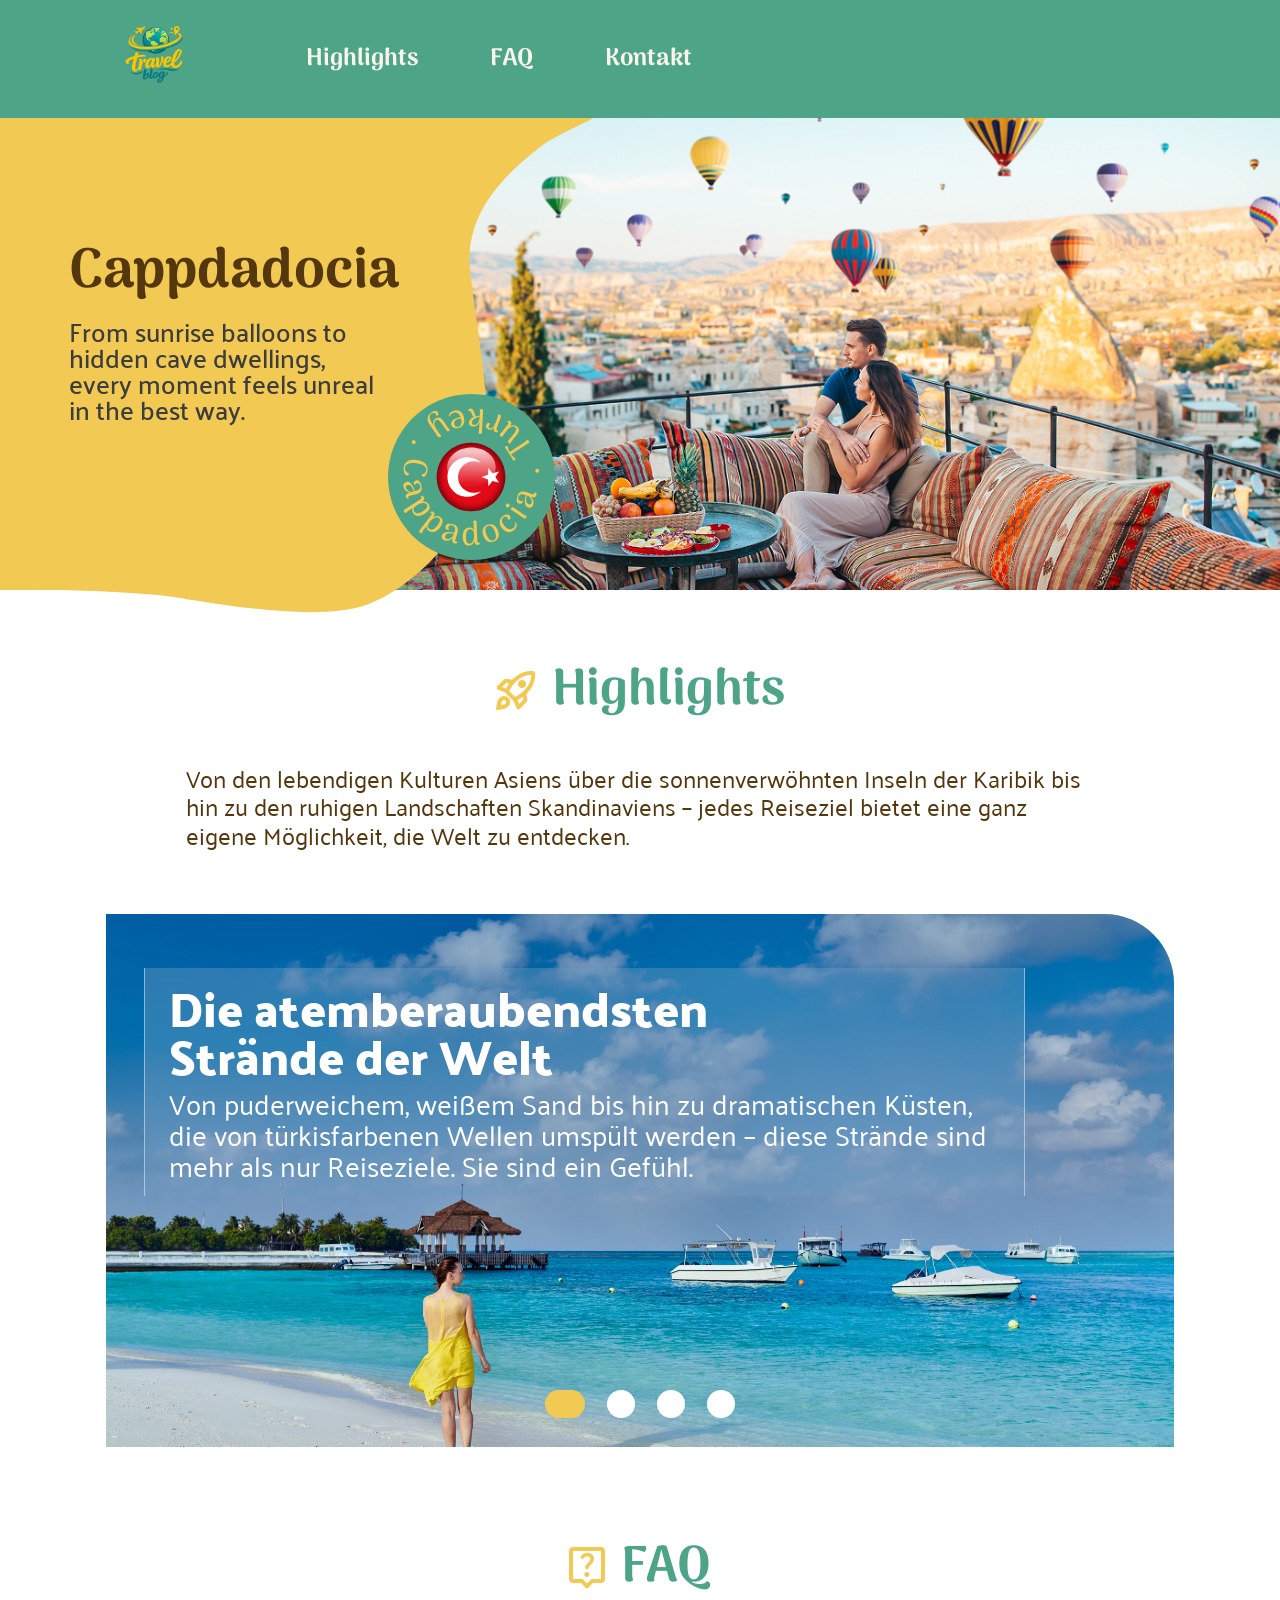
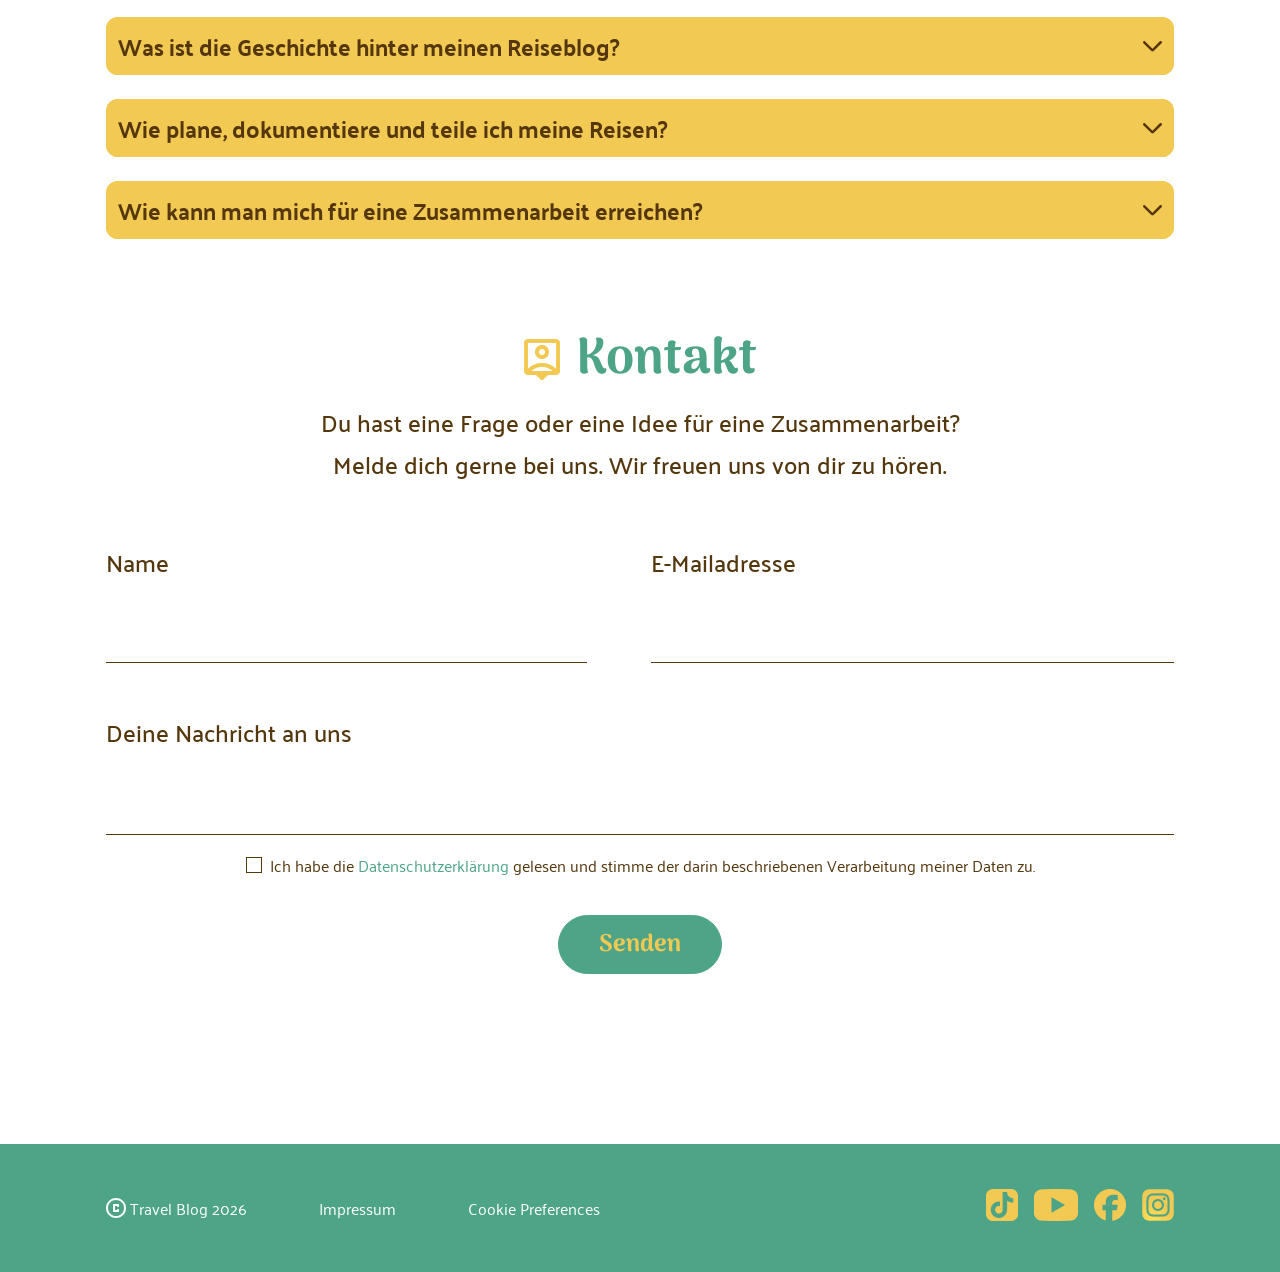
<file: index.html>
<!DOCTYPE html>
<html lang="de">

<head>
    <meta charset="UTF-8">
    <meta name="viewport" content="width=device-width, initial-scale=1.0">
    <title>BLOG</title>
    <link rel="icon" type="image/svg+xml" href="./assets/icons/favicon.svg">

    <link rel="stylesheet" href="./styles/default.css">
    <link rel="stylesheet" href="./styles/variables.css">
    <link rel="stylesheet" href="./styles/fonts.css">
    <link rel="stylesheet" href="./styles/style.css">
</head>

<body>

    <header>
        <a href="index.html">
            <img class="header-logo" src="./assets/img/travelblog_logo.png"
                alt="Firmenlogo Travelblog mit Flugzeug und Weltkugel">
        </a>

        <nav>
            <a href="index.html#highlights">Highlights</a>
            <a href="index.html#faq">FAQ</a>
            <a href="index.html#contact-form">Kontakt</a>
        </nav>
    </header>

    <section class="landing-page-hero">
        <img class="hero-curve-img" src="./assets/img/hero-curve.svg" alt="">
        <img class="hero-curve-img-mobile" src="./assets/img/hero-curve-mobile.svg" alt="">
        <img class="hero-background-img" src="./assets/img/hero-picture.png"
            alt="Ein Bild von den Dächern von Kappadokien">
        <img class="hero-background-img-mobile" src="./assets/img/hero-picture-mobile.png"
            alt="Ein Bild von den Dächern von Kappadokien">
        <div class="hero-turkey-circle" role="img" aria-label="Rundes Symbol von Türkei Flagge">
            <img class="hero-turkey-circle-bg" src="./assets/img/turkey-circle-bg.svg" alt="">
            <img class="hero-turkey-circle-text" src="./assets/img/turkey-circle-text.svg" alt="">
            <img class="hero-turkey-circle-flag" src="./assets/img/turkey-circle-flag.svg" alt="">
        </div>
        <div class="hero-headline">
            <h1>Cappdadocia</h1>
            <p>
                From sunrise balloons to hidden cave dwellings,
                every moment feels unreal in the best way.
            </p>
        </div>
    </section>

    <div class="content">
        <section id="highlights" class="landing-page-highlights">
            <div class="landing-page-headline">
                <img src="./assets/icons/rocket-icon.png" alt="" loading="lazy">
                <h2>Highlights</h2>
            </div>

            <p>
                Von den lebendigen Kulturen Asiens über die sonnenverwöhnten Inseln der Karibik bis hin zu den ruhigen
                Landschaften Skandinaviens – jedes Reiseziel bietet eine ganz eigene Möglichkeit, die Welt zu entdecken.
            </p>

            <section class="slider">

                <input type="radio" name="slider" id="slide-1" checked>
                <input type="radio" name="slider" id="slide-2">
                <input type="radio" name="slider" id="slide-3">
                <input type="radio" name="slider" id="slide-4">

                <div class="slider-dots">
                    <label for="slide-1" class="dot"></label>
                    <label for="slide-2" class="dot"></label>
                    <label for="slide-3" class="dot"></label>
                    <label for="slide-4" class="dot"></label>
                </div>

                <div class="slides" id="slides">

                    <article class="slide">
                        <a href="article01.html" class="slide-link">
                        <div class="slide-content">
                            <h2>
                                Die atemberaubendsten <br>
                                Strände der Welt
                            </h2>
                            <p>
                                Von puderweichem, weißem Sand bis hin zu dramatischen Küsten, die von türkisfarbenen
                                Wellen umspült werden – diese Strände sind mehr als nur Reiseziele. Sie sind ein Gefühl.
                            </p>
                        </div>
                        </a>
                    </article>
                    <article class="slide">
                        <a href="article02.html" class="slide-link">
                        <div class="slide-content">
                            <h2>
                                Kopenhagen in 3 Tagen: <br>
                                Große Erlebnisse, kleines Budget
                            </h2>
                            <p>
                                Entdecke Kopenhagen, wo historischer Charme auf modernes Design, lebendige Fahrradkultur und entspanntes Leben am Wasser trifft. 
                                Erlebe gemütliche Cafés, innovative Küche und die wunderbar entspannte Atmosphäre der Stadt.
                            </p>
                        </div>
                        </a>
                    </article>
                    <article class="slide">
                        <div class="slide-content">
                            <h2>
                                Skandinaviens<br>
                                malerische Landschaften
                            </h2>
                            <p>
                                Von majestätischen Bergen bis hin zu friedlichen Fjorden
                                bietet Skandinavien atemberaubende Landschaften und
                                unvergessliche Abenteuer.
                            </p>
                        </div>
                    </article>
                    <article class="slide">
                        <div class="slide-content">
                            <h2>
                                Karibische Inselträume
                            </h2>
                            <p>
                                Warmer Sonnenschein, kristallklares Wasser und endlose
                                Horizonte machen die Karibik zu einem wahren Paradies.
                            </p>
                        </div>
                    </article>
                </div>

            </section>
        </section>

    <section id="faq" class="landing-page-faq">
        <div class="landing-page-headline">
            <img src="./assets/icons/faq.icon.png" alt="" loading="lazy">
            <h2>FAQ</h2>
        </div>
        <div class="faq-accordion">
            <details>
                <summary>
                    Was ist die Geschichte hinter meinen Reiseblog?
                    <img src="./assets/icons/faq-accordion-arrow.svg" alt="Pfeil nach unten" loading="lazy">
                </summary>

                <p>Alles begann mit einem spontanen Rucksacktrip durch Kappadokien und einer Ballonfahrt bei
                    Sonnenaufgang. Seitdem lässt mich das Fernweh nicht mehr los. Diesen Blog gibt es, damit auch du
                    Lust bekommst, deine eigenen Abenteuer zu wagen.
                </p>
            </details>

            <details>
                <summary>
                    Wie plane, dokumentiere und teile ich meine Reisen?
                    <img src="./assets/icons/faq-accordion-arrow.svg" alt="Pfeil nach unten" loading="lazy">
                </summary>
                <p>Vor jeder Reise sammle ich Inspiration und plane eine grobe Route, lasse aber bewusst Raum für
                    Spontanes. Unterwegs halte ich alles in Fotos und einem kurzen Reisetagebuch fest. Zuhause
                    entsteht daraus dann der Blogartikel, den ich hier mit euch teile.</p>

            </details>

            <details>
                <summary>
                    Wie kann man mich für eine Zusammenarbeit erreichen?
                    <img src="./assets/icons/faq-accordion-arrow.svg" alt="Pfeil nach unten" loading="lazy">
                </summary>
                <p>Ob Markenkooperation, gemeinsame Reise oder einfach nur ein Hallo – ich freue mich immer über
                    Anfragen. Am schnellsten erreichst du mich per E-Mail oder über das Kontaktformular hier auf der
                    Seite. Auch auf Instagram und TikTok kannst du mir jederzeit schreiben.</p>
            </details>

        </div>

    </section>

    <form id="contact-form" class="contact-form">

        <div class="landing-page-headline">
            <img src="./assets/icons/contact-icon.png" alt="" loading="lazy">
            <h2>Kontakt</h2>
        </div>

        <div class="contact-text">
            <p>
                Du hast eine Frage oder eine Idee für eine Zusammenarbeit? <br>
                Melde dich gerne bei uns. Wir freuen uns von dir zu hören.
            </p>

            <div class="personal-data">

                <div class="name">
                    <label>Name</label>
                    <input type="text">
                </div>

                <div class="email">
                    <label>E-Mailadresse</label>
                    <input type="email">
                </div>

            </div>

            <div class="help">
                <label>Deine Nachricht an uns</label>
                <textarea></textarea>
            </div>

        <div class="privacy">
            <div class="privacy-wrapper">
            <input type="checkbox" required>

            <p>
                Ich habe die
                <a href="">Datenschutzerklärung</a>
                gelesen und stimme der darin beschriebenen Verarbeitung meiner Daten zu.
            </p>
        </div>
        </div>

        <button type="submit" class="send-button">
            Senden
        </button>
        </div>

    </form>

    </div>

    <footer>

        <div class="footer-links">

            <div class="footer-links-copyright">
                <img src="./assets/icons/copyright.svg" alt="Copyright Symbol für Website Rechte" loading="lazy">
                <p>Travel Blog 2026</p>
            </div>

            <a href="imprint.html">Impressum</a>

            <p>Cookie Preferences</p>

        </div>

        <div class="footer-social-media-links">
            <a href="https://www.tiktok.com/de-DE/" target="_blank">
                <img src="./assets/icons/footer_tiktok.png" alt="Tiktok Logo" loading="lazy">
            </a>

            <a href="https://www.youtube.com/" target="_blank">
                <img src="./assets/icons/footer_youtube.png" alt="YouTube Logo" loading="lazy">
            </a>

            <a href="https://www.facebook.com/" target="_blank">
                <img src="./assets/icons/footer_facebook.png" alt="Facebook Logo" loading="lazy">
            </a>

            <a href="https://www.instagram.com/" target="_blank">
                <img src="./assets/icons/footer_instagram.png" alt="Instagram Logo" loading="lazy">
            </a>
        </div>

    </footer>

    <div class="mobile-nav">
        <ul>
            <li><a href="index.html"> <img src="./assets/icons/mobile-nav-home.svg" alt="Home Icon" loading="lazy"> </a></li>
            <li><a href="index.html#highlights"> <img src="./assets/icons/mobile-nav-highlights.svg" alt="Highlights Icon" loading="lazy"> </a></li>
            <li><a href="index.html#faq"> <img src="./assets/icons/mobile-nav-faq.svg" alt="FAQ Icon" loading="lazy"> </a></li>
            <li><a href="index.html#contact-form"> <img src="./assets/icons/mobile-nav-contact.svg" alt="FAQ Icon" loading="lazy"> </a></li>
        </ul>
    </div>

</body>

</html>
</file>
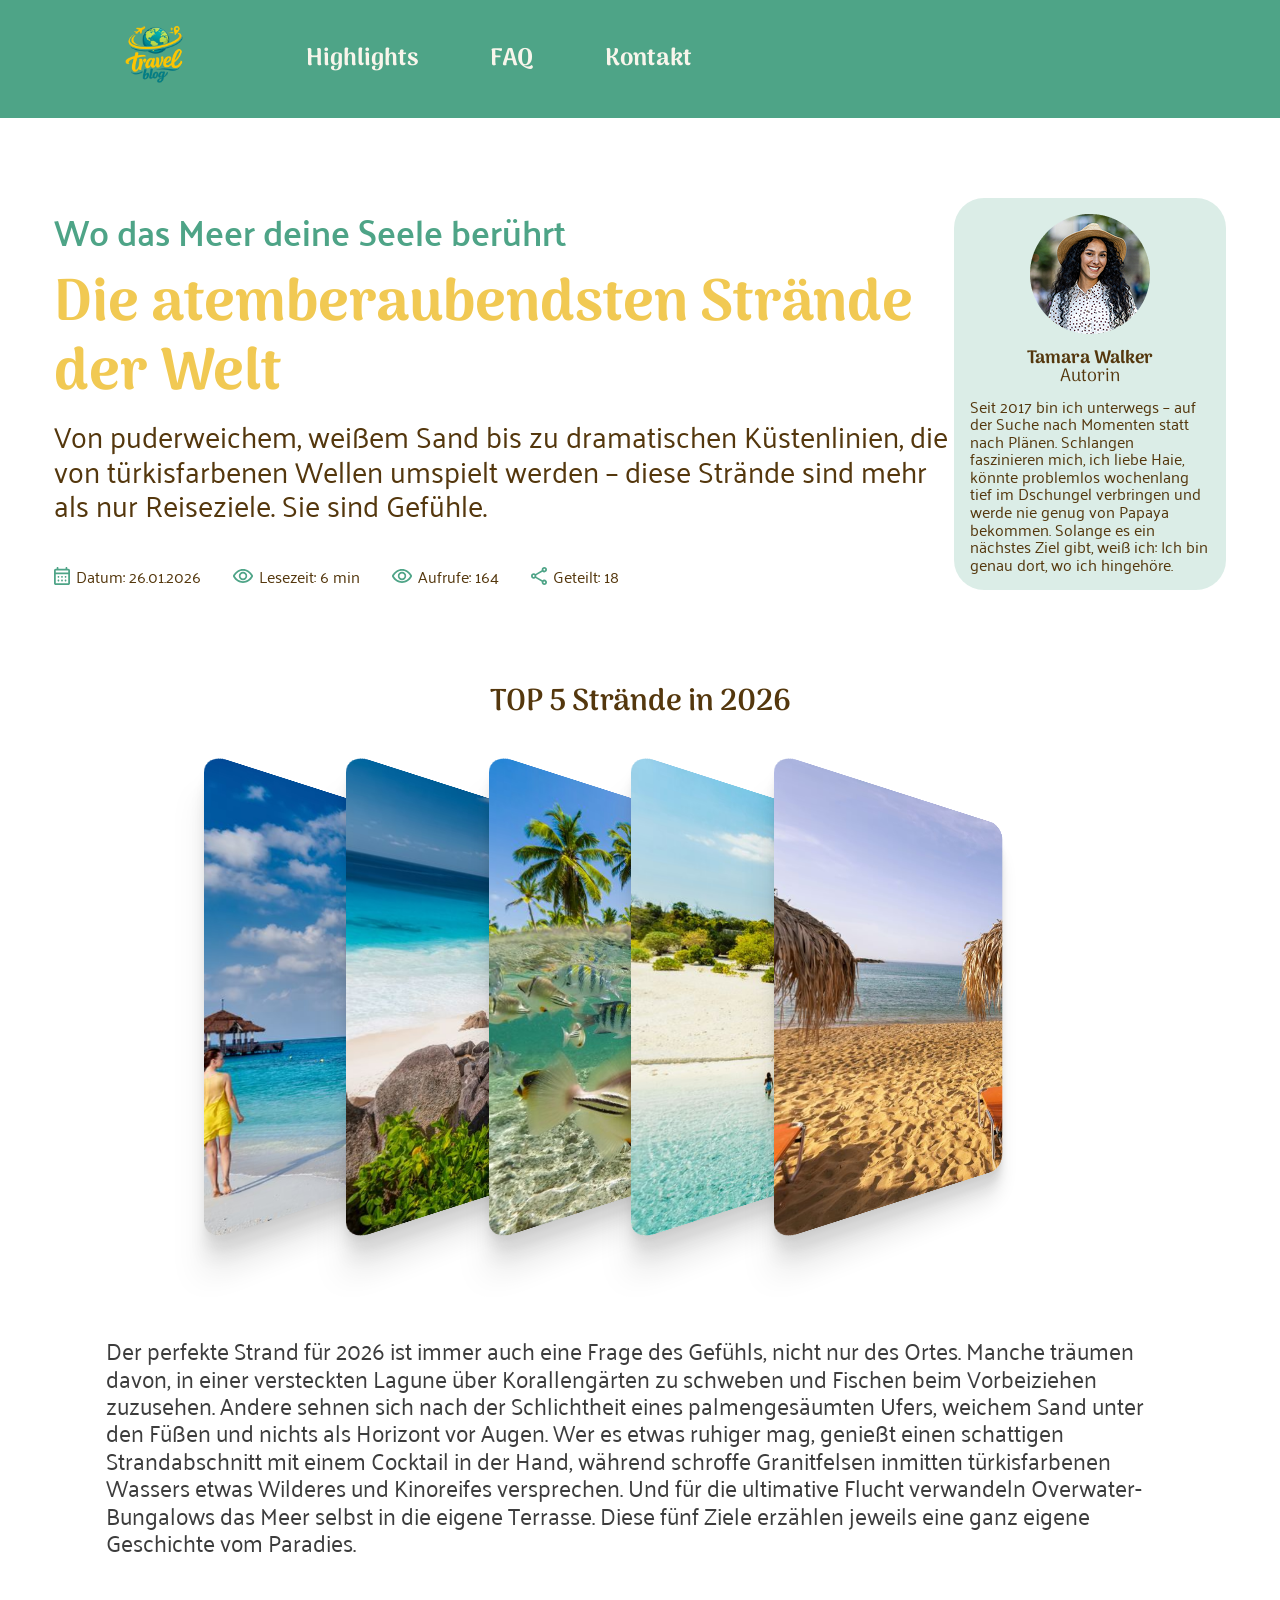
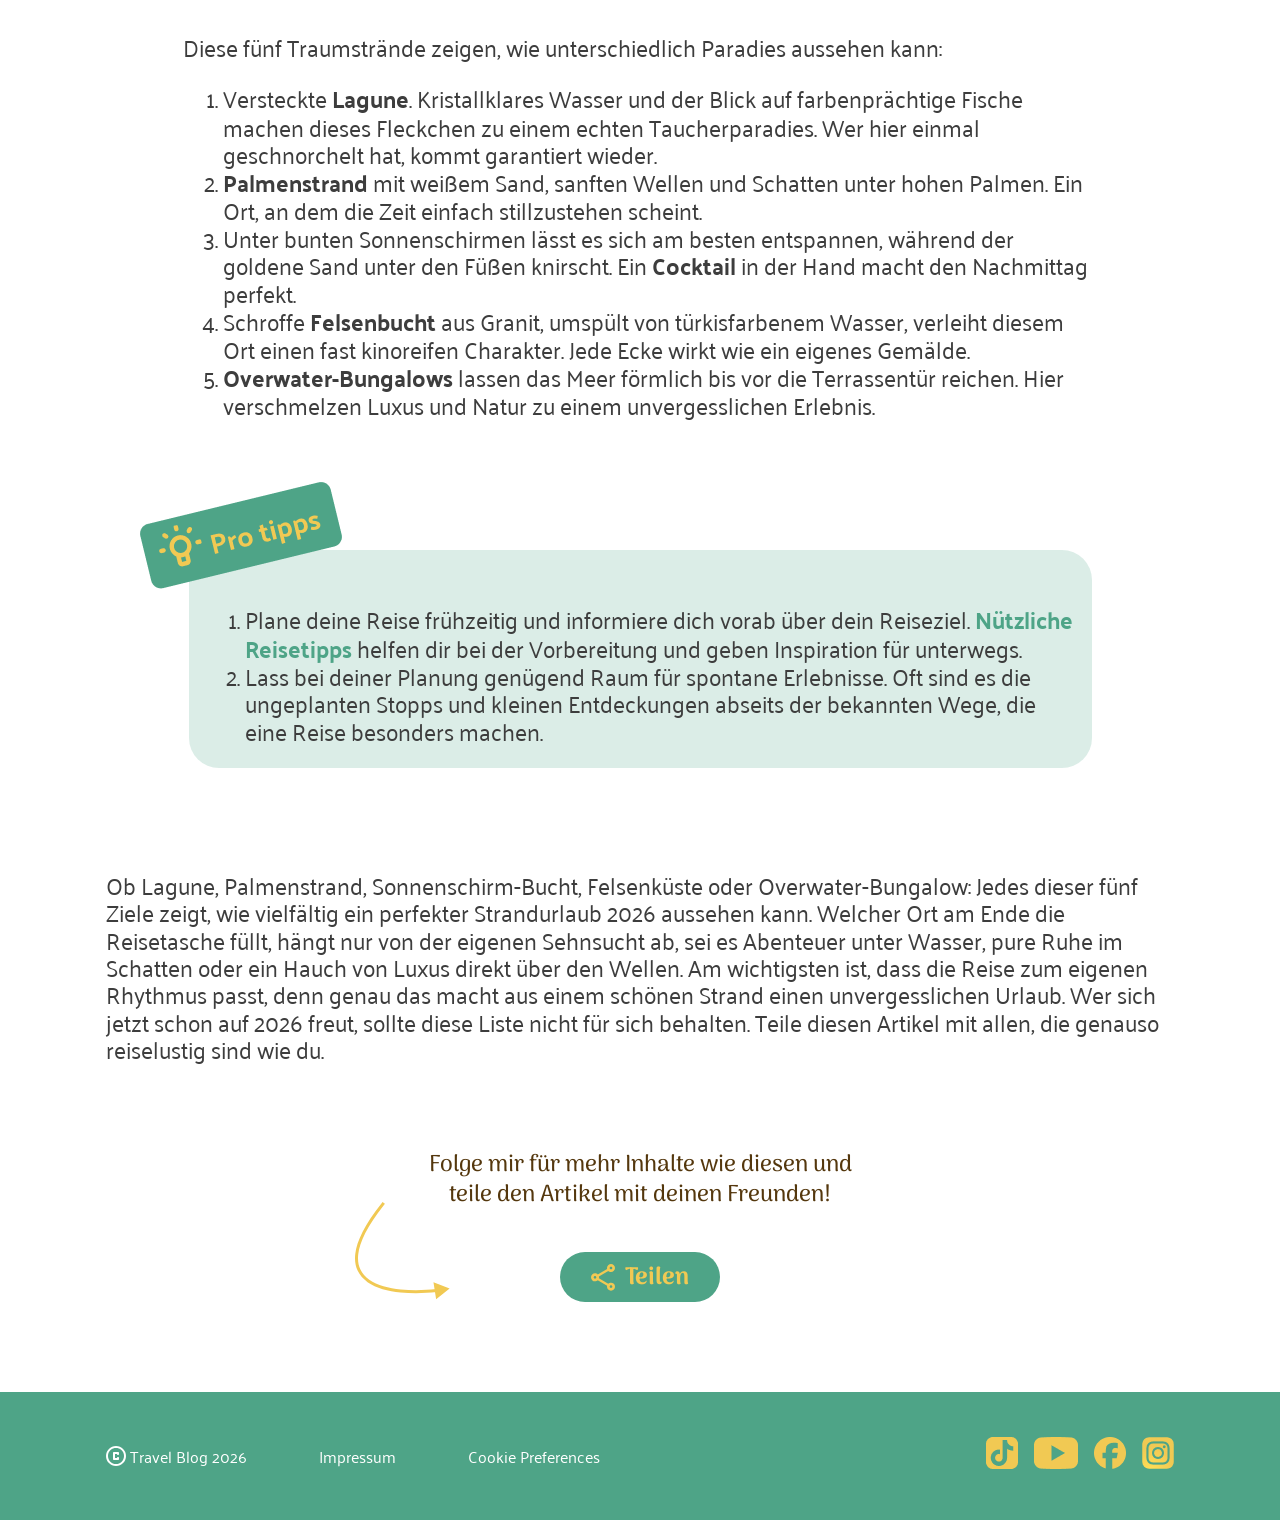
<file: article01.html>
<!DOCTYPE html>
<html lang="de">

<head>
    <meta charset="UTF-8">
    <meta name="viewport" content="width=device-width, initial-scale=1.0">
    <title>Artikel 01</title>
    <link rel="icon" type="image/svg+xml" href="./assets/icons/favicon.svg">

    <link rel="stylesheet" href="./styles/default.css">
    <link rel="stylesheet" href="./styles/variables.css">
    <link rel="stylesheet" href="./styles/fonts.css">
    <link rel="stylesheet" href="./styles/style.css">
    <link rel="stylesheet" href="./styles/article-styles.css">
    <link rel="stylesheet" href="./styles/article02.css">
    <link rel="stylesheet" href="./styles/article01.css">


</head>

<body>

    <header>
        <a href="index.html">
            <img class="header-logo" src="./assets/img/travelblog_logo.png"
                alt="Firmenlogo Travelblog mit Flugzeug und Weltkugel">
        </a>
        <nav>
            <a href="index.html#highlights">Highlights</a>
            <a href="index.html#faq">FAQ</a>
            <a href="index.html#contact-form">Kontakt</a>
        </nav>

    </header>

    <div class="content">

        <div class="author-section">
            <div class="author-section-wrapper">
                <div class="author-section-headlines">
                    <h2>Wo das Meer deine Seele berührt</h2>
                    <h1>Die atemberaubendsten Strände der Welt</h1>
                    <p>Von puderweichem, weißem Sand bis zu dramatischen Küstenlinien, die von türkisfarbenen Wellen
                        umspielt werden – diese Strände sind mehr als nur Reiseziele. Sie sind Gefühle.</p>
                    <div class="author-section-stats">
                        <div class="stats-item">
                            <img src="./assets/icons/article-date.svg" alt="Kalender Symbol">
                            <p>Datum: 26.01.2026</p>
                        </div>

                        <div class="stats-item">
                            <img src="./assets/icons/article-read.svg" alt="Brille Symbol">
                            <p>Lesezeit: 6 min</p>
                        </div>

                        <div class="stats-item">
                            <img src="./assets/icons/article-read.svg" alt="Auge Symbol">
                            <p>Aufrufe: 164</p>
                        </div>

                        <div class="stats-item">
                            <img src="./assets/icons/article-shared.svg" alt="Teilen Symbol">
                            <p>Geteilt: 18</p>
                        </div>
                    </div>
                </div>
                <div class="author-section-author">
                    <img src="./assets/img/article01/article-author-avatar.png" alt="Bild von Autorin des Artikel">
                    <div class="author-section-text">
                        <div class="author-name">
                            <p>Tamara Walker</p>
                            <p>Autorin</p>
                        </div>

                        <p>Seit 2017 bin ich unterwegs – auf der Suche nach Momenten statt nach Plänen.

                            Schlangen faszinieren mich, ich liebe Haie, könnte problemlos wochenlang tief im Dschungel
                            verbringen und werde nie genug von Papaya bekommen. Solange es ein nächstes Ziel gibt, weiß
                            ich:
                            Ich bin genau dort, wo ich hingehöre.</p>
                    </div>
                </div>
            </div>
        </div>



        <div class="article-beach-section">
            <h2>TOP 5 Strände in 2026</h2>

            <section class="article-beach-section-slider">
                <div class="article-beach-section-slider_element">
                    <img src="./assets/img/article01/slider-beach-boat.jpg" alt="Strand 1" loading="lazy">
                </div>
                <div class="article-beach-section-slider_element">
                    <img src="./assets/img/article01/slider-beach-cliff.jpg" alt="Strand 2" loading="lazy">
                </div>
                <div class="article-beach-section-slider_element">
                    <img src="./assets/img/article01/slider-beach-fish.jpg" alt="Strand 3" loading="lazy">
                </div>
                <div class="article-beach-section-slider_element">
                    <img src="./assets/img/article01/slider-beach-island.jpg" alt="Strand 4" loading="lazy">
                </div>
                <div class="article-beach-section-slider_element">
                    <img src="./assets/img/article01/slider-beach-sand.jpg" alt="Strand 5" loading="lazy">
                </div>
            </section>
        </div>

        <div class="article-beach-section-slider-mobile">
            <input type="radio" name="beach-slide" id="beach-slide1" checked>
            <input type="radio" name="beach-slide" id="beach-slide2">
            <input type="radio" name="beach-slide" id="beach-slide3">
            <input type="radio" name="beach-slide" id="beach-slide4">
            <input type="radio" name="beach-slide" id="beach-slide5">
            <div class="slider-mobile-container">
                <img src="./assets/img/article01/slider-beach-boat.jpg" alt="Strand 1" loading="lazy">
                <img src="./assets/img/article01/slider-beach-cliff.jpg" alt="Strand 2" loading="lazy">
                <img src="./assets/img/article01/slider-beach-fish.jpg" alt="Strand 3" loading="lazy">
                <img src="./assets/img/article01/slider-beach-island.jpg" alt="Strand 4" loading="lazy">
                <img src="./assets/img/article01/slider-beach-sand.jpg" alt="Strand 5" loading="lazy">
            </div>
            <label for="beach-slide1"></label>
            <label for="beach-slide2"></label>
            <label for="beach-slide3"></label>
            <label for="beach-slide4"></label>
            <label for="beach-slide5"></label>

        </div>



        <div class="text-main main-text-article01">
            <p>
                Der perfekte Strand für 2026 ist immer auch eine Frage des Gefühls, nicht nur des Ortes. Manche träumen
                davon, in einer versteckten Lagune über Korallengärten zu schweben und Fischen beim Vorbeiziehen
                zuzusehen. Andere sehnen sich nach der Schlichtheit eines palmengesäumten Ufers, weichem Sand unter den
                Füßen und nichts als Horizont vor Augen. Wer es etwas ruhiger mag, genießt einen schattigen
                Strandabschnitt mit einem Cocktail in der Hand, während schroffe Granitfelsen inmitten türkisfarbenen
                Wassers etwas Wilderes und Kinoreifes versprechen. Und für die ultimative Flucht verwandeln
                Overwater-Bungalows das Meer selbst in die eigene Terrasse. Diese fünf Ziele erzählen jeweils eine ganz
                eigene Geschichte vom Paradies.
            </p>
        </div>

        <div class="text-list text-list-article01">
            <p>Diese fünf Traumstrände zeigen, wie unterschiedlich Paradies aussehen kann:</p>
            <ol>
                <li>Versteckte <span>Lagune</span>. Kristallklares Wasser und der Blick auf farbenprächtige Fische
                    machen dieses Fleckchen zu einem echten Taucherparadies. Wer hier einmal geschnorchelt hat, kommt
                    garantiert wieder.</li>
                <li><span>Palmenstrand</span> mit weißem Sand, sanften Wellen und Schatten unter hohen Palmen. Ein Ort,
                    an dem die Zeit einfach stillzustehen scheint.</li>
                <li>Unter bunten Sonnenschirmen lässt es sich am besten entspannen, während der goldene Sand unter den
                    Füßen knirscht. Ein <span>Cocktail</span> in der Hand macht den Nachmittag perfekt.</li>
                <li>Schroffe <span>Felsenbucht</span> aus Granit, umspült von türkisfarbenem Wasser, verleiht diesem Ort
                    einen fast kinoreifen Charakter. Jede Ecke wirkt wie ein eigenes Gemälde.</li>
                <li><span>Overwater-Bungalows</span> lassen das Meer förmlich bis vor die Terrassentür reichen. Hier
                    verschmelzen Luxus und Natur zu einem unvergesslichen Erlebnis.</li>
            </ol>

        </div>

        <div class="tips-container">
            <div class="tips-img">
                <img src="./assets/icons/tips-icon.png" alt="Bild Pro Tipps" loading="lazy">
            </div>
            <div class="tips-section">
                <ol>
                    <li>Plane deine Reise frühzeitig und informiere dich vorab über dein Reiseziel.
                        <a target="_blank" href="https://www.kurz-mal-weg.de/reisemagazin/reisetipps">
                            <span class="tips-link">Nützliche Reisetipps</span>
                        </a>
                        helfen dir bei der Vorbereitung und geben Inspiration für unterwegs.
                    </li>
                    <li>Lass bei deiner Planung genügend Raum für spontane Erlebnisse. Oft sind es die ungeplanten
                        Stopps und
                        kleinen Entdeckungen abseits der bekannten Wege, die eine Reise besonders machen.</li>
                </ol>
            </div>
        </div>

        <div class="text-conclusion main-text-article01">
            <p>
                Ob Lagune, Palmenstrand, Sonnenschirm-Bucht, Felsenküste oder Overwater-Bungalow: Jedes dieser fünf
                Ziele
                zeigt, wie vielfältig ein perfekter Strandurlaub 2026 aussehen kann. Welcher Ort am Ende die Reisetasche
                füllt, hängt nur von der eigenen Sehnsucht ab, sei es Abenteuer unter Wasser, pure Ruhe im Schatten oder
                ein Hauch von Luxus direkt über den Wellen.

                Am wichtigsten ist, dass die Reise zum eigenen Rhythmus passt, denn genau das macht aus einem schönen
                Strand einen unvergesslichen Urlaub. Wer sich jetzt schon auf 2026 freut, sollte diese Liste nicht für
                sich behalten. Teile diesen Artikel mit allen, die genauso reiselustig sind wie du.
            </p>
        </div>



        <div class="share-button-section">
            <p>Folge mir für mehr Inhalte wie diesen und teile den Artikel mit deinen Freunden!</p>

            <div class="share-button-wrapper">
                <img class="share-vector" src="./assets/icons/share-vector.svg"
                    alt="Bild von Halbkreis mit Pfeil auf Share Button" loading="lazy">
                <img class="share-vector-mobile" src="./assets/icons/share-vector-mobile.svg"
                    alt="Bild von Halbkreis mit Pfeil auf Share Button" loading="lazy">

                <a class="share-button" href="">
                    <img src="./assets/icons/share_icon.svg" alt="Icon für Share von Inhalten" loading="lazy">
                    <p>Teilen</p>
                </a>
            </div>


        </div>
    </div>

    <footer>

        <div class="footer-links">
            <div class="footer-links-copyright">
                <img src="./assets/icons/copyright.svg" alt="Copyright Symbol für Website Rechte" loading="lazy">
                <p>Travel Blog 2026</p>
            </div>

            <a href="./imprint.html">Impressum</a>
            <p> Cookie Preferences</p>
        </div>


        <div class="footer-social-media-links">

            <a href="https://www.tiktok.com/de-DE/" target="_blank">
                <img src="./assets/icons/footer_tiktok.png" alt="Ein Bild vom Tiktok Firmenlogo" loading="lazy">
            </a>

            <a href="https://www.youtube.com/" target="_blank">
                <img src="./assets/icons/footer_youtube.png" alt="Ein Bild vom Youtube Firmenlogo" loading="lazy">
            </a>

            <a href="https://www.facebook.com/" target="_blank">
                <img src="./assets/icons/footer_facebook.png" alt="Ein Bild vom Youtube Firmenlogo" loading="lazy">
            </a>

            <a href="https://www.instagram.com/" target="_blank">
                <img src="./assets/icons/footer_instagram.png" alt="Ein Bild vom Instagram Firmenlogo" loading="lazy">
            </a>

        </div>

    </footer>

    <div class="mobile-nav">
        <ul>
            <li><a href="index.html"> <img src="./assets/icons/mobile-nav-home.svg" alt="Home Icon" loading="lazy"> </a></li>
            <li><a href="index.html#highlights"> <img src="./assets/icons/mobile-nav-highlights.svg" alt="Highlights Icon" loading="lazy"> </a></li>
            <li><a href="index.html#faq"> <img src="./assets/icons/mobile-nav-faq.svg" alt="FAQ Icon" loading="lazy"> </a></li>
            <li><a href="index.html#contact-form"> <img src="./assets/icons/mobile-nav-contact.svg" alt="FAQ Icon" loading="lazy"> </a></li>
        </ul>
    </div>
</body>

</html>
</file>
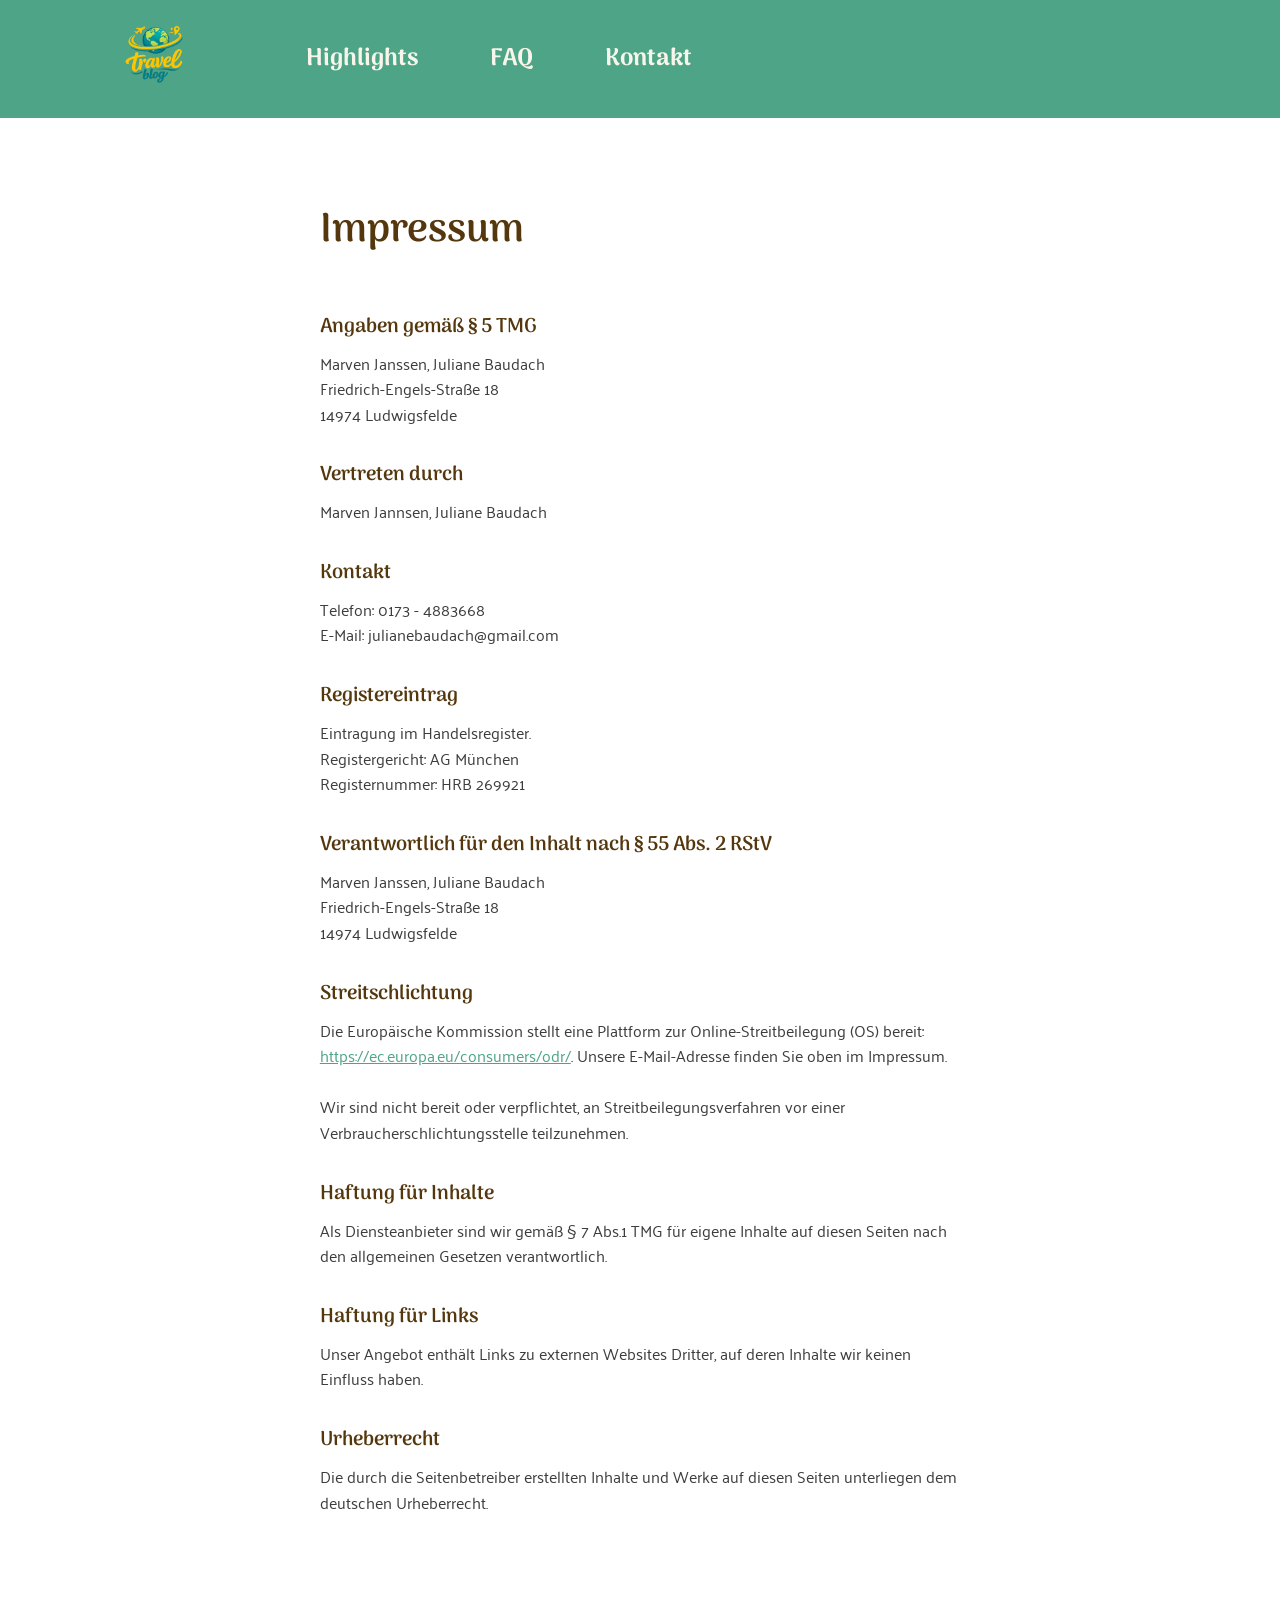
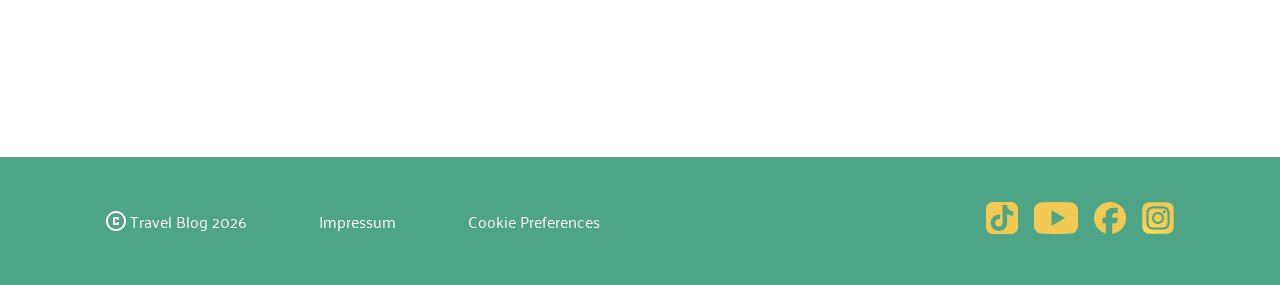
<file: imprint.html>
<!DOCTYPE html>
<html lang="de">

<head>
    <meta charset="UTF-8">
    <meta name="viewport" content="width=device-width, initial-scale=1.0">
    <title>Impressum</title>
    <link rel="icon" type="image/svg+xml" href="./assets/icons/favicon.svg">

    <link rel="stylesheet" href="./styles/default.css">
    <link rel="stylesheet" href="./styles/variables.css">
    <link rel="stylesheet" href="./styles/fonts.css">
    <link rel="stylesheet" href="./styles/style.css">
    <link rel="stylesheet" href="./styles/imprint.css">

</head>

<body>

    <header>
        <a href="index.html">
            <img class="header-logo" src="./assets/img/travelblog_logo.png"
                alt="Firmenlogo Travelblog mit Flugzeug und Weltkugel">
        </a>

        <nav>
            <a href="index.html#highlights">Highlights</a>
            <a href="index.html#faq">FAQ</a>
            <a href="index.html#contact-form">Kontakt</a>
        </nav>

    </header>

    <div class="imprint-content">

        <div class="impressum-content">

            <h1>Impressum</h1>

            <section class="impressum-block">
                <h2>Angaben gemäß § 5 TMG</h2>
                <p>
                    Marven Janssen, Juliane Baudach<br>
                    Friedrich-Engels-Straße 18<br>
                    14974 Ludwigsfelde
                </p>
            </section>

            <section class="impressum-block">
                <h2>Vertreten durch</h2>
                <p>Marven Jannsen, Juliane Baudach</p>
            </section>

            <section class="impressum-block">
                <h2>Kontakt</h2>
                <p>
                    Telefon: 0173 - 4883668<br>
                    E-Mail: julianebaudach@gmail.com
                </p>
            </section>

            <section class="impressum-block">
                <h2>Registereintrag</h2>
                <p>
                    Eintragung im Handelsregister.<br>
                    Registergericht: AG München<br>
                    Registernummer: HRB 269921
                </p>
            </section>

            <section class="impressum-block">
                <h2>Verantwortlich für den Inhalt nach § 55 Abs. 2 RStV</h2>
                <p>
                    Marven Janssen, Juliane Baudach<br>
                    Friedrich-Engels-Straße 18<br>
                    14974 Ludwigsfelde
                </p>
            </section>

            <section class="impressum-block">
                <h2>Streitschlichtung</h2>
                <p>
                    Die Europäische Kommission stellt eine Plattform zur Online-Streitbeilegung (OS) bereit:
                    <a href="https://ec.europa.eu/consumers/odr/"
                        target="_blank">https://ec.europa.eu/consumers/odr/</a>.
                    Unsere E-Mail-Adresse finden Sie oben im Impressum.<br><br>
                    Wir sind nicht bereit oder verpflichtet, an Streitbeilegungsverfahren vor einer
                    Verbraucherschlichtungsstelle teilzunehmen.
                </p>
            </section>

            <section class="impressum-block">
                <h2>Haftung für Inhalte</h2>
                <p>
                    Als Diensteanbieter sind wir gemäß § 7 Abs.1 TMG für eigene Inhalte auf diesen Seiten nach den
                    allgemeinen Gesetzen verantwortlich.
                </p>
            </section>

            <section class="impressum-block">
                <h2>Haftung für Links</h2>
                <p>
                    Unser Angebot enthält Links zu externen Websites Dritter, auf deren Inhalte wir keinen Einfluss
                    haben.
                </p>
            </section>

            <section class="impressum-block">
                <h2>Urheberrecht</h2>
                <p>
                    Die durch die Seitenbetreiber erstellten Inhalte und Werke auf diesen Seiten unterliegen dem
                    deutschen Urheberrecht.
                </p>
            </section>
        </div>
    </div>

    <footer>

        <div class="footer-links">
            <div class="footer-links-copyright">
                <img src="./assets/icons/copyright.svg" alt="Copyright Symbol für Website Rechte" loading="lazy">
                <p>Travel Blog 2026</p>
            </div>

            <a href="./imprint.html">Impressum</a>
            <p> Cookie Preferences</p>
        </div>


        <div class="footer-social-media-links">

            <a href="https://www.tiktok.com/de-DE/" target="_blank">
                <img src="./assets/icons/footer_tiktok.png" alt="Ein Bild vom Tiktok Firmenlogo" loading="lazy">
            </a>

            <a href="https://www.youtube.com/" target="_blank">
                <img src="./assets/icons/footer_youtube.png" alt="Ein Bild vom Youtube Firmenlogo" loading="lazy">
            </a>

            <a href="https://www.facebook.com/" target="_blank">
                <img src="./assets/icons/footer_facebook.png" alt="Ein Bild vom Youtube Firmenlogo" loading="lazy">
            </a>

            <a href="https://www.instagram.com/" target="_blank">
                <img src="./assets/icons/footer_instagram.png" alt="Ein Bild vom Instagram Firmenlogo" loading="lazy">
            </a>

        </div>


    </footer>

    <div class="mobile-nav">
        <ul>
            <li><a href="index.html"> <img src="./assets/icons/mobile-nav-home.svg" alt="Home Icon" loading="lazy"> </a></li>
            <li><a href="index.html#highlights"> <img src="./assets/icons/mobile-nav-highlights.svg" alt="Highlights Icon" loading="lazy"> </a></li>
            <li><a href="index.html#faq"> <img src="./assets/icons/mobile-nav-faq.svg" alt="FAQ Icon" loading="lazy"> </a></li>
            <li><a href="index.html#contact-form"> <img src="./assets/icons/mobile-nav-contact.svg" alt="FAQ Icon" loading="lazy"> </a></li>
        </ul>
    </div>
</body>

</html>
</file>
<file: styles/default.css>
* {
    box-sizing: border-box;
    margin: 0;
    scroll-behavior: smooth;
}

body {
    color: rgba(61, 61, 61, 1);
}

a {
    text-decoration: none;
}

span {
    font-weight: 700;
}
</file>
<file: styles/variables.css>
:root {

--primary-bg-color-header-footer: rgba(78, 164, 135, 1);
--content-padding: max(clamp(1.5rem, -0.21rem + 8.57vw, 7.5rem), calc(50% - 600px));

}

@media screen and (max-width: 767px) {
    :root {
        --content-padding: 1rem;
    }
}
</file>
<file: styles/fonts.css>
/* arima-regular - latin */
@font-face {
  font-display: swap; /* Check https://developer.mozilla.org/en-US/docs/Web/CSS/@font-face/font-display for other options. */
  font-family: 'Arima';
  font-style: normal;
  font-weight: 400;
  src: url('../assets/fonts/arima-v7-latin-regular.woff2') format('woff2'); /* Chrome 36+, Opera 23+, Firefox 39+, Safari 12+, iOS 10+ */
}
/* arima-500 - latin */
@font-face {
  font-display: swap; /* Check https://developer.mozilla.org/en-US/docs/Web/CSS/@font-face/font-display for other options. */
  font-family: 'Arima';
  font-style: normal;
  font-weight: 500;
  src: url('../assets/fonts/arima-v7-latin-500.woff2') format('woff2'); /* Chrome 36+, Opera 23+, Firefox 39+, Safari 12+, iOS 10+ */
}
/* arima-600 - latin */
@font-face {
  font-display: swap; /* Check https://developer.mozilla.org/en-US/docs/Web/CSS/@font-face/font-display for other options. */
  font-family: 'Arima';
  font-style: normal;
  font-weight: 600;
  src: url('../assets/fonts/arima-v7-latin-600.woff2') format('woff2'); /* Chrome 36+, Opera 23+, Firefox 39+, Safari 12+, iOS 10+ */
}
/* arima-700 - latin */
@font-face {
  font-display: swap; /* Check https://developer.mozilla.org/en-US/docs/Web/CSS/@font-face/font-display for other options. */
  font-family: 'Arima';
  font-style: normal;
  font-weight: 700;
  src: url('../assets/fonts/arima-v7-latin-700.woff2') format('woff2'); /* Chrome 36+, Opera 23+, Firefox 39+, Safari 12+, iOS 10+ */
}

/* palanquin-regular - latin */
@font-face {
  font-display: swap; /* Check https://developer.mozilla.org/en-US/docs/Web/CSS/@font-face/font-display for other options. */
  font-family: 'Palanquin';
  font-style: normal;
  font-weight: 400;
  src: url('../assets/fonts/palanquin-v17-latin-regular.woff2') format('woff2'); /* Chrome 36+, Opera 23+, Firefox 39+, Safari 12+, iOS 10+ */
}
/* palanquin-500 - latin */
@font-face {
  font-display: swap; /* Check https://developer.mozilla.org/en-US/docs/Web/CSS/@font-face/font-display for other options. */
  font-family: 'Palanquin';
  font-style: normal;
  font-weight: 500;
  src: url('../assets/fonts/palanquin-v17-latin-500.woff2') format('woff2'); /* Chrome 36+, Opera 23+, Firefox 39+, Safari 12+, iOS 10+ */
}
/* palanquin-600 - latin */
@font-face {
  font-display: swap; /* Check https://developer.mozilla.org/en-US/docs/Web/CSS/@font-face/font-display for other options. */
  font-family: 'Palanquin';
  font-style: normal;
  font-weight: 600;
  src: url('../assets/fonts/palanquin-v17-latin-600.woff2') format('woff2'); /* Chrome 36+, Opera 23+, Firefox 39+, Safari 12+, iOS 10+ */
}
/* palanquin-700 - latin */
@font-face {
  font-display: swap; /* Check https://developer.mozilla.org/en-US/docs/Web/CSS/@font-face/font-display for other options. */
  font-family: 'Palanquin';
  font-style: normal;
  font-weight: 700;
  src: url('../assets/fonts/palanquin-v17-latin-700.woff2') format('woff2'); /* Chrome 36+, Opera 23+, Firefox 39+, Safari 12+, iOS 10+ */
}

/* palanquin-dark-regular - latin */
@font-face {
  font-display: swap; /* Check https://developer.mozilla.org/en-US/docs/Web/CSS/@font-face/font-display for other options. */
  font-family: 'Palanquin Dark';
  font-style: normal;
  font-weight: 400;
  src: url('../assets/fonts/palanquin-dark-v17-latin-regular.woff2') format('woff2'); /* Chrome 36+, Opera 23+, Firefox 39+, Safari 12+, iOS 10+ */
}
/* palanquin-dark-600 - latin */
@font-face {
  font-display: swap; /* Check https://developer.mozilla.org/en-US/docs/Web/CSS/@font-face/font-display for other options. */
  font-family: 'Palanquin Dark';
  font-style: normal;
  font-weight: 600;
  src: url('../assets/fonts/palanquin-dark-v17-latin-600.woff2') format('woff2'); /* Chrome 36+, Opera 23+, Firefox 39+, Safari 12+, iOS 10+ */
}
</file>
<file: styles/style.css>
header {
    display: flex;
    align-items: center;

    background-color: var(--primary-bg-color-header-footer);
    height: clamp(70px, 5.83vw + 42.9px, 128px);
    gap: 102px;
    padding-left: var(--content-padding);
}

.header-logo {
    width: 98px;
}

nav {
    display: flex;
    gap: 72px;
}

nav>a {
    position: relative;
    text-decoration: none;
    font-size: 1.5rem;
    font-family: Arima;
    font-weight: 700;

    color: rgba(248, 245, 235, 1);
}

nav>a::after {
    content: "";
    position: absolute;
    left: 51%;
    bottom: 4px;
    background-repeat: no-repeat;
    background-size: contain;
    opacity: 0;
    transform: translateX(-50%) scale(0.85);
    transition: opacity 0.25s ease-in-out, transform 0.25s ease;
    pointer-events: none;
}

nav>a:hover::after {
    opacity: 1;
    transform: translateX(-50%) scale(1);
}

nav>a:nth-child(1)::after {
    width: 121px;
    height: 18px;
    background-image: url("../assets/icons/highlights-hover.svg");
}

nav>a:nth-child(2)::after {
    width: 56px;
    height: 9px;
    background-image: url("../assets/icons/faq-hover.svg");
}

nav>a:nth-child(3)::after {
    width: 92px;
    height: 11px;
    background-image: url("../assets/icons/contact-hover.svg");
}

.content {
    padding-inline: var(--content-padding);

}

.landing-page-hero {
    background-color: rgba(241, 201, 83, 1);
    height: clamp(335px, 129.29px + 26.7857vw, 515px);
    width: 100%;
    max-width: 1440px;
    margin-inline: auto;
    position: relative;
}

.hero-curve-img {
    position: absolute;
    z-index: 1;
    width: clamp(420px, 160.57px + 33.7798vw, 647px);
    height: auto;
}

.hero-curve-img-mobile {
    display: none;
}

.hero-background-img {
    z-index: 0;
    width: 100%;
    object-fit: cover;
    object-position: 50%;
    height: clamp(335px, 129.29px + 26.7857vw, 515px);
    position: absolute;
}

.hero-background-img-mobile {
    display: none;
}

.landing-section-hero {
    display: flex;
    justify-content: flex-start;
    flex-direction: column;
}

.hero-headline {
    display: flex;
    position: absolute;
    top: clamp(78px, 30px + 6.25vw, 120px);
    left: clamp(49px, 19.29px + 3.869vw, 75px);
    flex-direction: column;
    justify-content: center;
    max-width: clamp(228px, 88.57px + 18.1548vw, 350px);
}

.hero-headline h1 {

    font-family: Arima;
    font-size: clamp(2.5rem, 1.0714rem + 2.9762vw, 3.75rem);
    color: rgba(84, 55, 13, 1);
    z-index: 3;
}

.hero-headline p {
    margin: 0;

    font-family: Palanquin;
    font-size: clamp(1.25rem, 0.6786rem + 1.1905vw, 1.75rem);
    font-weight: 500;
    line-height: 1;
    z-index: 3;
}

.landing-page-highlights {
    width: 100%;
    margin: 60px auto 45px;

}

.landing-page-highlights p {
    max-width: 85%;
    font-size: 1.5rem;
    color: rgba(84, 55, 13, 1);
    font-family: Palanquin;
    line-height: 1.2;
    margin: 2rem auto 4rem auto;

}

.slide-content p {
    max-width: none;
    margin: 0.5rem 0 0;
    font-family: "Palanquin", sans-serif;
    font-weight: 400;
    font-size: 1.75rem;
    line-height: 110%;
    letter-spacing: 0;
    color: white;
}

.slider {
    position: relative;
    width: 100%;
    height: 533px;
    overflow: hidden;
    border-top-right-radius: 70px;

    margin-bottom: 5rem;
}

.slides {
    display: flex;
    width: 400%;
    height: 100%;
    transition: transform 0.7s ease-in-out;
}

.slide {
    position: relative;
    width: 25%;
    height: 100%;
    flex-shrink: 0;
    background-size: cover;
    background-position: center;
}

.slide::after {
    content: "";
    position: absolute;
    inset: 0;
    background:
        linear-gradient(to bottom,
            rgba(0, 91, 157, 0.30),
            rgba(0, 91, 157, 0.05) 55%,
            rgba(0, 140, 180, 0.05));
    pointer-events: none;
}

.slide:nth-child(1) {
    background-image: url("../assets/img/beach.jpg");
}

.slide:nth-child(2) {
    background-image: url("../assets/img/scandinavia.jpg");
}

.slide:nth-child(3) {
    background-image: url("../assets/img/sanctuary.jpg");
}

.slide:nth-child(4) {
    background-image: url("../assets/img/fuji.jpg");
}

#slide-1:checked~.slides {
    transform: translateX(0);
}

#slide-2:checked~.slides {
    transform: translateX(-25%);
}

#slide-3:checked~.slides {
    transform: translateX(-50%);
}

#slide-4:checked~.slides {
    transform: translateX(-75%);
}

.slider>input {
    display: none;
}

.slide-content {
    position: absolute;
    z-index: 2;
    top: 3.375rem;
    left: 2.375rem;
    width: 55.0625rem;
    max-width: calc(100% - 4.75rem);
    padding: 1rem 1.5rem;
    color: white;
    border-left: 1px solid rgba(255, 255, 255, 0.45);
    border-right: 1px solid rgba(255, 255, 255, 0.45);
    background: rgba(110, 156, 192, 0.40);
}

.slide-content h2 {
    margin: 0;
    font-family: "Palanquin Dark";
    font-weight: 600;
    font-size: 3rem;
    line-height: 100%;
    letter-spacing: 0;
}

.slider-dots {
    position: absolute;
    z-index: 10;
    bottom: 29px;
    left: 50%;
    transform: translateX(-50%);
    display: flex;
    align-items: center;
    gap: 22px;
}

.dot {
    width: 28px;
    height: 28px;
    border: none;
    border-radius: 50%;
    background: #fff;
    cursor: pointer;
    transition:
        background 0.3s ease,
        transform 0.3s ease,
        width 0.3s ease;
}

#slide-1:checked~.slider-dots label[for="slide-1"],
#slide-2:checked~.slider-dots label[for="slide-2"],
#slide-3:checked~.slider-dots label[for="slide-3"],
#slide-4:checked~.slider-dots label[for="slide-4"] {
    background: rgba(241, 201, 83, 1);
    width: 40px;
    border-radius: 20px;
}

.slide-link {
    display: block;
    width: 100%;
    height: 100%;
    color: inherit;
    text-decoration: none;
}

.dot:hover {
    transform: scale(1.1);
}

.hero-turkey-circle {
    position: absolute;
    top: clamp(196px, 76px + 15.625vw, 301px);
    left: clamp(275px, 105.86px + 22.0238vw, 423px);
    z-index: 4;
    width: clamp(118px, 44.86px + 9.5238vw, 182px);
    height: clamp(118px, 44.86px + 9.5238vw, 182px);
}

.hero-turkey-circle-bg {
    position: absolute;
    inset: 0;
    width: 100%;
    height: 100%;
}

.hero-turkey-circle-text {
    position: absolute;
    inset: 0;
    margin: auto;
    width: 83%;
    height: auto;
    animation: spin-turkey-circle 13s linear infinite;
}

.hero-turkey-circle-flag {
    position: absolute;
    inset: 0;
    margin: auto;
    width: 42%;
    height: auto;
}

@keyframes spin-turkey-circle {
    to {
        transform: rotate(360deg);
    }
}


.landing-page-headline {
    display: flex;
    justify-content: center;
    align-items: center;

    gap: 16px;
}

.landing-page-headline h2 {
    color: rgba(78, 164, 135, 1);
    font-size: clamp(2.5rem, 2.2857rem + 1.0714vw, 3.25rem);
    font-family: 'Arima';
    font-style: normal;
    font-weight: 700;
}

.landing-page-faq {
    display: flex;
    flex-direction: column;
    justify-content: center;
    align-items: center;

    gap: 8px;
}

.faq-accordion {
    display: flex;
    flex-direction: column;
    width: 100%;
    gap: 24px;
}

.faq-accordion details {
    display: flex;
    flex-direction: column;

    background-color: rgba(241, 201, 83, 1);
    border-radius: 12px;

    interpolate-size: allow-keywords;
}

.faq-accordion details summary>img {
    transform: rotate(0deg);
    transition: transform 0.2s ease-in-out;
}

.faq-accordion details[open] summary>img {
    transform: rotate(-180deg);
}

.faq-accordion summary {
    display: flex;
    align-items: center;
    justify-content: space-between;
    width: 100%;

    font-family: Palanquin;
    font-size: clamp(1rem, 0.8571rem + 0.7143vw, 1.5rem);
    font-weight: 700;
    color: rgba(84, 55, 13, 1);

    list-style: none;
    cursor: pointer;
    outline: none;
    -webkit-tap-highlight-color: transparent;

    border-radius: 12px;
    background-color: rgba(241, 201, 83, 1);
    padding: 8px 12px;
}

.faq-accordion summary:focus-visible {
    outline: 2px solid rgba(84, 55, 13, 1);
    outline-offset: -2px;
}

.faq-accordion details::details-content {
    background-color: #fff;
    opacity: 0;
    block-size: 0;
    overflow-y: clip;
    margin: 0;
    border-radius: 12px 12px 12px 12px;

    transition:
        content-visibility 0.6s allow-discrete,
        opacity 0.6s ease-in-out,
        block-size 0.6s ease-in-out,
        margin 0.6s ease-in-out;
}

.faq-accordion details[open]::details-content {
    opacity: 1;
    block-size: auto;
    margin: 0 12px 12px 12px;
}

@starting-style {
    .faq-accordion details[open]::details-content {
        opacity: 0;
        block-size: 0;
        margin: 0;
    }
}

.faq-accordion p {
    padding: 8px 8px;
    margin: 0;

    font-family: Palanquin;
    font-size: 1rem;
    font-weight: 500;
    color: rgba(84, 55, 13, 1);
    line-height: 1.1;
}

.contact-form {
    font-family: 'Palanquin';
    font-weight: 500;
    font-size: 1.5rem;
    color: rgba(84, 55, 13, 1);

    text-align: center;
    padding: 5rem 0;
}

.contact-text>p {
    padding-bottom: 3.5rem;
}

.personal-data {
    display: flex;
    justify-content: space-between;
}

.name {
    display: flex;
    flex-direction: column;
    width: 45%;
    text-align: start;
}

.email {
    display: flex;
    flex-direction: column;
    width: 49%;
    text-align: start;
}

.help {
    display: flex;
    flex-direction: column;
    text-align: start;
    padding-top: 3rem;
}

.name>input,
.email>input,
textarea {
    border: none;
    border-bottom: 1px solid rgba(84, 55, 13, 1);

    font-family: 'Palanquin';
    font-weight: 500;
    font-size: 1.5rem;
    color: rgba(78, 164, 135, 1);
}

.name>input,
.email>input {
    padding-top: 2.25rem;
}

textarea {
    height: 82px;
    padding: 2.25rem 2px 1px;
    resize: none;
}

.privacy {
    display: flex;
    align-items: flex-start;
    justify-content: center;
    gap: 8px;

    font-weight: 400;
    font-size: 0.938rem;

    padding-top: 1rem;
    padding-bottom: 2.25rem;

    font-size: 1rem;
}

.privacy>input {
    height: 1.125rem;
    width: 1.125rem;
}

.privacy a {
    color: rgba(78, 164, 135, 1);
    display: inline-block;
}

.privacy a:hover {
    transform: scaleX(1.02);
}

.privacy-wrapper {
    display: flex;
    gap: 0.5rem;
    align-items: flex-start
}

.privacy-wrapper p {
    text-align: left;
}

.privacy-wrapper>input {
    margin-top: 0.4rem;

    width: 1rem;
    height: 1rem;
    flex-shrink: 0;

    appearance: none;
    border: 1px solid rgba(84, 55, 13, 1);
}

.privacy-wrapper>input:hover {
    background-color: rgba(241, 201, 83, 1);
}

.send-button {
    display: inline-flex;
    justify-content: center;
    align-items: center;

    padding: 9px 40px;
    border-radius: 40px;

    font-size: 1.5rem;
    font-family: 'Arima';
    font-weight: 700;

    background-color: rgb(78, 164, 135);
    color: rgba(241, 201, 83, 1);
    border: 1px solid rgb(78, 164, 135);
}

.send-button:hover {
    box-shadow: 0 4px 8px rgba(78, 164, 135, 0.5);
    text-shadow: 0 2px 4px rgba(0, 0, 0, 0.5);
}

.privacy-wrapper>input:checked {
    background-color: rgb(78, 164, 135);
}

.privacy-wrapper>input:checked::after {
    content: "";
    display: block;
    border: solid rgba(241, 201, 83, 1);
    border-width: 0 2px 2px 0;

    width: 5px;
    height: 9px;

    transform: translateX(4px) rotate(45deg);
    display: flex;
    align-items: center;
    justify-content: center;
}

.contact-form:has(.privacy-wrapper > input:user-invalid) .send-button {
    background-color: white;
    color: rgba(115, 115, 115, 1);
    border: 1px solid rgba(115, 115, 115, 1);

    box-shadow: none;
    text-shadow: none;
}

footer {
    display: flex;
    align-items: center;
    justify-content: space-between;

    background-color: var(--primary-bg-color-header-footer);
    height: 128px;
    margin-top: clamp(5rem, 10.3571rem - 5.9524vw, 7.5rem);
    padding-inline: var(--content-padding);
}

.footer-links {
    display: flex;
    gap: 72px;

    font-size: 1rem;
    font-weight: 400;
    font-family: Palanquin;
    color: rgba(255, 255, 255, 1);

}

.footer-links a {
    color: rgba(255, 255, 255, 1);

}

.footer-links p {
    text-wrap-mode: nowrap;

}

.footer-links-copyright {
    display: flex;
    gap: 4px;
}

.footer-social-media-links {
    display: flex;
    gap: 16px;
}

.mobile-nav {
    display: none;
}

@media screen and (max-width: 767px) {
    header {
        padding-left: 0;
        justify-content: center;
    }

    .header-logo {
        width: 80px;
    }

    nav {
        display: none;
    }

    .contact-text>p {
        display: none;
    }

    .landing-page-highlights>p {
        display: none;
    }

    .slider {
        width: 100%;
        height: auto;
        aspect-ratio: 335 / 533;
        max-width: none;
        margin: 2rem auto 0;
        border-top-right-radius: 70px;
    }

    .slide-content {
        top: 3.375rem;
        left: 1rem;
        width: calc(100% - 2rem);
        max-width: none;
        padding: 0.75rem 1rem;
    }

    .slide-content h2 {
        font-size: 1.5rem;
    }

    .slide-content p {
        font-size: 1rem;
        line-height: 110%;
        display: -webkit-box;
        -webkit-line-clamp: 3;
        -webkit-box-orient: vertical;
        overflow: hidden;
    }

    .slider-dots {
        bottom: 29px;
        gap: 14px;
    }

    .dot {
        width: 20px;
        height: 20px;
    }

    #slide-1:checked~.slider-dots label[for="slide-1"],
    #slide-2:checked~.slider-dots label[for="slide-2"],
    #slide-3:checked~.slider-dots label[for="slide-3"],
    #slide-4:checked~.slider-dots label[for="slide-4"] {
        width: 32px;
    }

    .personal-data {
        flex-direction: column;
    }

    .name,
    .email {
        width: 100%;
    }

    .name>input,
    .email>input,
    textarea {
        padding-top: 1rem;
    }

    .help {
        padding-top: 1rem;
    }

    .privacy {
        align-items: flex-start;
    }

    footer {
        height: auto;
        padding-block: 24px 112px;
    }

    .footer-links {
        flex-direction: column;
        gap: 0px;

    }

    .footer-links>*:nth-child(1) {
        order: 3;
    }

    .footer-links>*:nth-child(2) {
        order: 1;
    }

    .footer-links>*:nth-child(3) {
        order: 2;
    }

    .footer-social-media-links {
        margin-top: 58px;
        gap: 4px;
    }

    .footer-social-media-links a {
        padding: 8px;
    }

    .footer-social-media-links img {
        width: 24px;
    }

    .footer-social-media-links a:nth-child(2) img {
        width: 33px;
    }

    .mobile-nav {
        display: flex;
        align-items: center;
        height: 88px;

        position: fixed;
        bottom: 0;
        left: 0;
        width: 100%;
        z-index: 10;

        background-color: rgba(241, 201, 83, 1);
    }

    .mobile-nav ul {
        display: flex;
        align-items: center;
        justify-content: space-evenly;
        gap: 16px;
        width: 100%;
        padding: 0 25px;
    }

    .mobile-nav li {
        list-style: none;
    }
}

@media screen and (max-width: 500px) {
    .landing-page-hero {
        height: 480px;
    }

    .hero-background-img {
        height: 100%;
        display: none;
    }

    .hero-background-img-mobile {
        display: block;
        z-index: 0;
        width: 100%;
        height: 100%;
        object-fit: cover;
        object-position: 50%;
        position: absolute;
    }

    .hero-curve-img {
        display: none;
    }

    .hero-curve-img-mobile {
        display: block;
        position: absolute;
        z-index: 1;
        top: 0;
        left: 0;
        width: 230px;
        height: auto;
    }

    .hero-headline {
        display: none;
    }

    .hero-turkey-circle {
        top: 130px;
        left: 90px;
        width: 150px;
        height: 150px;
    }
}

@media screen and (max-width: 360px) {
    .footer-social-media-links {
        display: grid;
        justify-items: center;
        grid-template-columns: repeat(2, auto);
        gap: 8px 16px;
        margin-top: 0px;
    }

    .footer-social-media-links a:nth-child(1) {
        order: 1;
    }

    .footer-social-media-links a:nth-child(2) {
        order: 4;
    }

    .footer-social-media-links a:nth-child(3) {
        order: 3;
    }

    .footer-social-media-links a:nth-child(4) {
        order: 2;
    }
}
</file>
<file: styles/article-styles.css>
.author-section {
    display: flex;
    justify-content: flex-end;
    align-items: center;
    flex-direction: column;

    gap: 60px;
    margin: 80px 0px 88px 0px;
}

.author-section-wrapper {
    display: flex;
    flex-direction: row;
}

.author-section-headlines {
    display: flex;
    flex-direction: column;
    width: 900px;
    gap: 8px;
}

.author-section-headlines h2 {
    font-family: Palanquin;
    font-weight: 600;
    font-size: clamp(1.25rem, -0.1786rem + 2.9762vw, 2.5rem);
    color: rgba(78, 164, 135, 1);
}

.author-section-headlines h1 {
    font-family: Arima;
    font-weight: 700;
    font-size: clamp(2.5rem, 0.7857rem + 3.5714vw, 4rem);
    color: rgba(241, 201, 83, 1);
    line-height: 1.2;
    overflow-wrap: break-word;
    -webkit-hyphens: auto;
    -ms-hyphens: auto;
    hyphens: auto;

}

.author-section-headlines>p {
    font-family: Palanquin;
    font-weight: 400;
    font-size: clamp(1.125rem, 0.125rem + 2.0833vw, 2rem);
    color: rgba(84, 55, 13, 1);
    line-height: 1.2;
}

.author-section-stats {
    display: flex;
    justify-content: flex-start;
    align-items: center;
    margin-top: 32px;
    row-gap: 4px;
    column-gap: 32px;
}

.stats-item {
    display: flex;
    gap: 6px;
}

.stats-item>p {
    font-family: Palanquin;
    font-weight: 400;
    font-size: 16px;
    color: rgba(84, 55, 13, 1);
}

.author-section-author {
    display: flex;
    flex-direction: column;
    justify-content: flex-start;
    align-items: center;
    width: 272px;
    height: auto;
    padding-top: 16px;
    border-radius: 30px;
    background-color: rgba(78, 164, 135, 0.2);
}

.author-section-author img {
    width: 120px;
}

.author-name {
    display: flex;
    justify-content: center;
    align-items: center;
    flex-direction: column;
    padding: 16px 0px 12px 0px;
}

.author-name>p {
    margin: 0;
    font-family: Arima;
    font-size: 18px;
    color: rgba(84, 55, 13, 1);
    line-height: 1;
}

.author-name>p:nth-child(1) {
    font-weight: 700;
}

.author-name>p:nth-child(2) {
    font-weight: 400;
}

.author-section-text>p {
    font-family: Palanquin;
    font-size: 16px;
    font-weight: 400;
    color: rgba(84, 55, 13, 1);
    padding: 0px 16px 16px 16px;
    line-height: 1.1;
}


.text-conclusion {
    font-family: 'Palanquin';
    font-style: normal;
    font-weight: 400;
    font-size: clamp(1rem, 0.8571rem + 0.7143vw, 1.5rem);
    line-height: 1.2;

    padding-bottom: clamp(3rem, 0.064rem + 8.263vw, 7.5rem);
}

.text-main {
    font-family: 'Palanquin';
    font-style: normal;
    font-weight: 400;
    font-size: clamp(1rem, 0.8571rem + 0.7143vw, 1.5rem);

    line-height: 1.2;
}

.text-list {
    font-family: 'Palanquin';
    font-style: normal;
    font-weight: 400;
    font-size: clamp(1rem, 0.8571rem + 0.7143vw, 1.5rem);
    padding: 1.5rem 0rem;

    line-height: 1.2;
}


.tips-container {
    position: relative;
    padding: 25px 0px;
    margin: 2rem;
}

.tips-img {
    position: absolute;
    top: -45px;
    left: 0;
    z-index: 10;
}

.tips-section {
    background-color: rgba(78, 164, 135, 0.2);
    padding: 31px 16px 24px 16px;
    border-radius: 30px;

    width: 90%;
    margin: 0 auto;

    font-family: 'Palanquin';
    font-style: normal;
    font-weight: 400;
    font-size: clamp(1rem, 0.8571rem + 0.7143vw, 1.5rem);
    line-height: 1.2;
}

.tips-link {
    color: rgba(78, 164, 135, 1);

}

.share-button-section {
    display: flex;
    justify-content: center;
    align-items: center;
    flex-direction: column;
}

.share-button-section>p {
    flex-wrap: wrap;

    font-size: clamp(1.125rem, 1.0179rem + 0.5357vw, 1.5rem);
    font-family: Arima;
    font-weight: 500;
    text-align: center;
    line-height: 1.3;

    color: rgba(84, 55, 13, 1);
    width: 100%;
    max-width: 480px;
    padding: 10px;
}

.share-button {
    display: flex;
    justify-content: center;
    align-items: center;

    margin-top: 32px;
    width: 160px;
    height: 50px;
    background-color: rgba(78, 164, 135, 1);
    gap: 10px;
    border-radius: 40px;
}

.share-button img {
    width: 24px;
}

.share-vector-mobile {
    display: none;
}

.share-button p {
    font-size: 1.5rem;
    font-weight: 700;
    font-family: Arima;
    color: rgba(241, 201, 83, 1);
}

.share-button-wrapper {
    display: flex;
    align-items: center;
    justify-content: center;

    position: relative;
}

.share-button-wrapper>img {
    top: -18px;
    right: 50%;
    transform: translateX(-190px);
    position: absolute;
}

@media screen and (max-width: 1200px) {

    .author-section {
        margin: 24px 0px 24px 0px;
    }

    .author-section-wrapper {
        flex-direction: column;
        align-items: center;
        width: 100%;
        gap: 24px;
    }

    .author-section-headlines {
        width: 100%;
    }

    .author-section-stats {
        flex-wrap: wrap;
    }

    .author-section-author {
        width: 100%;
    }
}

@media screen and (min-width: 700px) and (max-width: 1200px) {

    .author-section-author {
        flex-direction: row;
        align-items: center;
        justify-content: flex-start;
        gap: 20px;
        padding: 20px;
    }

    .author-section-author img {
        flex-shrink: 0;
    }

    .author-section-text {
        display: flex;
        flex-direction: column;
        gap: 8px;
    }

    .author-name {
        align-items: flex-start;
        padding: 0;
    }

    .author-section-text>p {
        padding: 0;
    }
}

@media screen and (max-width: 699px) {

    .author-section-author {
        width: 100%;
    }
}

@media screen and (max-width: 767px) {

    .text-introduction,
    .text-main,
    .text-list,
    .text-conclusion {
        color: rgba(84, 55, 13, 1);
    }

    .tips-section {
        width: 100%;
        color: rgba(84, 55, 13, 1);
        margin: 0rem;
    }

    .share-vector {
        display: none;
    }

    .share-button-section {
        margin-bottom: 64px;
    }

    .share-button-wrapper>.share-vector-mobile {
        display: block;
        top: -4px;
        right: 50%;
        transform: translateX(max(-154px, 56px - 50vw));
        position: absolute;

    }

    .tips-container {
        margin: 2rem 0;
    }

    .tips-section {
        width: 100%;
    }

     .tips-img {
        top: -35px;
        left: 0;
    }

    .tips-img img {
        width: 160px;
        height: auto;
    }

    .tips-section ol {
        padding-left: 1rem;
        margin: 0;
    }
}
</file>
<file: styles/article02.css>
.text-introduction {
    font-family: 'Palanquin';
    font-size: clamp(1rem, 0.8571rem + 0.7143vw, 1.5rem);
    padding-top: 2rem;

    line-height: 1.2;
}

video {
    display: block;
    width: 100%;
    height: auto;
    border-radius: inherit;
}

.video-section {
    padding-block: clamp(1rem, -0.056rem + 4.507vw, 4rem);
    padding-inline: clamp(0rem, 4vw, 4.6875rem);
    border-radius: clamp(1.5rem, 3vw, 3.3125rem);
    width: 100%;
}

.video-container {
    border-radius: clamp(1.5rem, 3vw, 3.3125rem);
    width: 100%;
}

ul {
    margin-top: 1.5rem;
}
</file>
<file: styles/article01.css>
.article-beach-section {
    display: flex;
    justify-content: center;
    flex-direction: column;
    align-items: center;

    gap: 64px
}

.article-beach-section h2 {
    font-family: Arima;
    font-size: clamp(1.25rem, 1.0357rem + 1.0714vw, 2rem);
    font-weight: 600;
    color: rgba(84, 55, 13, 1);
    padding-bottom: clamp(1rem, -6.4286rem + 15.4762vw, 7.5rem);


}

.article-beach-section-slider {
    --card-w: clamp(130px, 17.4vw, 250px);

    height: var(--card-w);
    display: flex;
    justify-content: center;
    align-items: center;

    padding: 0 calc(var(--card-w) * 0.24);
    margin-bottom: 150px;
}

.article-beach-section-slider_element {
    z-index: 1;
    width: var(--card-w);
    aspect-ratio: 250 / 440;

    border-radius: 16px;

    box-shadow: 0px 1px 1px rgba(3, 7, 18, 0.02),
        0px 5px 4px rgba(3, 7, 18, 0.03),
        0px 12px 9px rgba(3, 7, 18, 0.05),
        0px 20px 15px rgba(3, 7, 18, 0.06),
        0px 32px 24px rgba(3, 7, 18, 0.08);

    transform: perspective(var(--card-w)) rotateY(20deg) translateX(calc(var(--card-w) * -0.08));
    transform-origin: 50% 50%;
    transition: transform 250ms ease-in-out, box-shadow 250ms ease-in-out, filter 250ms ease-in-out;
}

.article-beach-section-slider_element img {
    width: 100%;
    height: 100%;
    object-fit: cover;
    display: block;
    border-radius: inherit;
}

.article-beach-section-slider_element:not(:first-child) {
    margin-left: calc(var(--card-w) * -0.36);
}

.article-beach-section-slider_element:hover {
    z-index: 2;
    transform: perspective(var(--card-w)) rotateY(0deg) translateX(0px) scale(1.25);
    box-shadow: 0px 2px 2px rgba(3, 7, 18, 0.04),
        0px 8px 8px rgba(3, 7, 18, 0.06),
        0px 20px 16px rgba(3, 7, 18, 0.08),
        0px 32px 24px rgba(3, 7, 18, 0.10),
        0px 48px 36px rgba(3, 7, 18, 0.12);
}

.article-beach-section-slider_element:hover~.article-beach-section-slider_element {
    transform: perspective(var(--card-w)) rotateY(-20deg) translateX(calc(var(--card-w) * 0.52));
}

.article-beach-section-slider_element:has(~ .article-beach-section-slider_element:hover) {
    transform: perspective(var(--card-w)) rotateY(20deg) translateX(calc(var(--card-w) * -0.52));
}

.article-beach-section-slider-mobile {
    display: none;
}

.article-beach-section-slider-mobile input[type="radio"] {
    display: none;
}

.main-text-article01 {
    margin: clamp(2.75rem, -0.3929rem + 6.5476vw, 5.5rem) 0px;
}

.text-conclusion {
    padding: 0;
}

.text-list {
    padding: 0;
}

.text-list-article01 {
    margin: clamp(2rem, -2rem + 8.3333vw, 5.5rem) clamp(0rem, -7.1429rem + 14.881vw, 6.25rem) clamp(4rem, 8.3333vw, 7.5rem) clamp(0rem, -7.1429rem + 14.881vw, 6.25rem);
}

ol {
    margin-top: 1.5rem;
}


@media screen and (max-width: 767px) {
    .article-beach-section-slider {
        display: none;
    }

    .tips-container {
        padding-bottom: 0;
    }

    .text-conclusion.main-text-article01 {
        margin-top: 32px;
    }

    .article-beach-section-slider-mobile {
        --card-w: clamp(195px, calc(125px + 21.92vw), 293px);
        --gap: 4vw;
        --step: calc(var(--card-w) + var(--gap));
        --center-offset: calc((100vw - 2 * var(--content-padding) - var(--card-w)) / 2);

        display: block;
        position: relative;
        overflow: hidden;
        text-align: center;
    }

    .article-beach-section-slider-mobile label {
        display: inline-block;
        width: 22px;
        height: 22px;
        margin: 16px 4px 0;
        border-radius: 999px;
        background: rgba(78, 164, 135, 0.3);
        cursor: pointer;
        transition: width 250ms ease, background 200ms ease;
    }

    .slider-mobile-container {
        display: flex;
        gap: var(--gap);
        transition: transform 250ms ease-in-out;
    }

    .slider-mobile-container img {
        flex: 0 0 auto;
        object-fit: cover;
        width: var(--card-w);
        aspect-ratio: 2 /3;
        height: auto;
        border-radius: 16px;

        box-shadow: 0px 1px 1px rgba(3, 7, 18, 0.02),
            0px 5px 4px rgba(3, 7, 18, 0.03),
            0px 12px 9px rgba(3, 7, 18, 0.05),
            0px 20px 15px rgba(3, 7, 18, 0.06),
            0px 32px 24px rgba(3, 7, 18, 0.08);

        transition: transform 300ms ease-in-out;
    }

    #beach-slide1:checked~.slider-mobile-container {
        transform: translateX(var(--center-offset));
    }

    #beach-slide2:checked~.slider-mobile-container {
        transform: translateX(calc(var(--center-offset) - var(--step)));
    }

    #beach-slide3:checked~.slider-mobile-container {
        transform: translateX(calc(var(--center-offset) - 2 * var(--step)));
    }

    #beach-slide4:checked~.slider-mobile-container {
        transform: translateX(calc(var(--center-offset) - 3 * var(--step)));
    }

    #beach-slide5:checked~.slider-mobile-container {
        transform: translateX(calc(var(--center-offset) - 4 * var(--step)));
    }

    #beach-slide1:checked~label[for="beach-slide1"],
    #beach-slide2:checked~label[for="beach-slide2"],
    #beach-slide3:checked~label[for="beach-slide3"],
    #beach-slide4:checked~label[for="beach-slide4"],
    #beach-slide5:checked~label[for="beach-slide5"] {
        width: 40px;
        height: 22px;
        background: rgba(78, 164, 135, 1)
    }

    #beach-slide1:checked~.slider-mobile-container img:nth-of-type(2),
    #beach-slide2:checked~.slider-mobile-container img:nth-of-type(3),
    #beach-slide3:checked~.slider-mobile-container img:nth-of-type(4),
    #beach-slide4:checked~.slider-mobile-container img:nth-of-type(5) {
        transform: perspective(80vw) rotateY(-25deg);
        transform-origin: left center;
    }

    #beach-slide2:checked~.slider-mobile-container img:nth-of-type(1),
    #beach-slide3:checked~.slider-mobile-container img:nth-of-type(2),
    #beach-slide4:checked~.slider-mobile-container img:nth-of-type(3),
    #beach-slide5:checked~.slider-mobile-container img:nth-of-type(4) {
        transform: perspective(80vw) rotateY(25deg);
        transform-origin: right center;
    }

    .text-introduction,
    .text-main,
    .text-list,
    .text-conclusion {
        color: rgba(84, 55, 13, 1);
    }
}
</file>
<file: styles/imprint.css>
.imprint-content {
    max-width: 1440px;
    margin-inline: auto;
    padding-inline: clamp(1.5rem, -0.21rem + 8.57vw, 7.5rem);
}

.impressum-content {
    width: 60%;
    margin-inline: auto;
    padding: 80px 0 120px;
}

.impressum-content h1 {
    font-family: Arima;
    font-size: 40px;
    font-weight: 600;
    color: rgba(84, 55, 13, 1);
    margin-bottom: 48px;
}

.impressum-block {
    margin-bottom: 32px;
}

.impressum-block h2 {
    font-family: Arima;
    font-size: 20px;
    font-weight: 600;
    color: rgba(84, 55, 13, 1);
    margin-bottom: 8px;
}

.impressum-block p {
    font-family: Palanquin;
    font-size: 16px;
    font-weight: 400;
    line-height: 1.6;
    color: rgba(61, 61, 61, 1);
}

.impressum-content a {
    overflow-wrap: break-word;
}

.impressum-block a {
    color: rgba(78, 164, 135, 1);
    text-decoration: underline;
}
</file>
